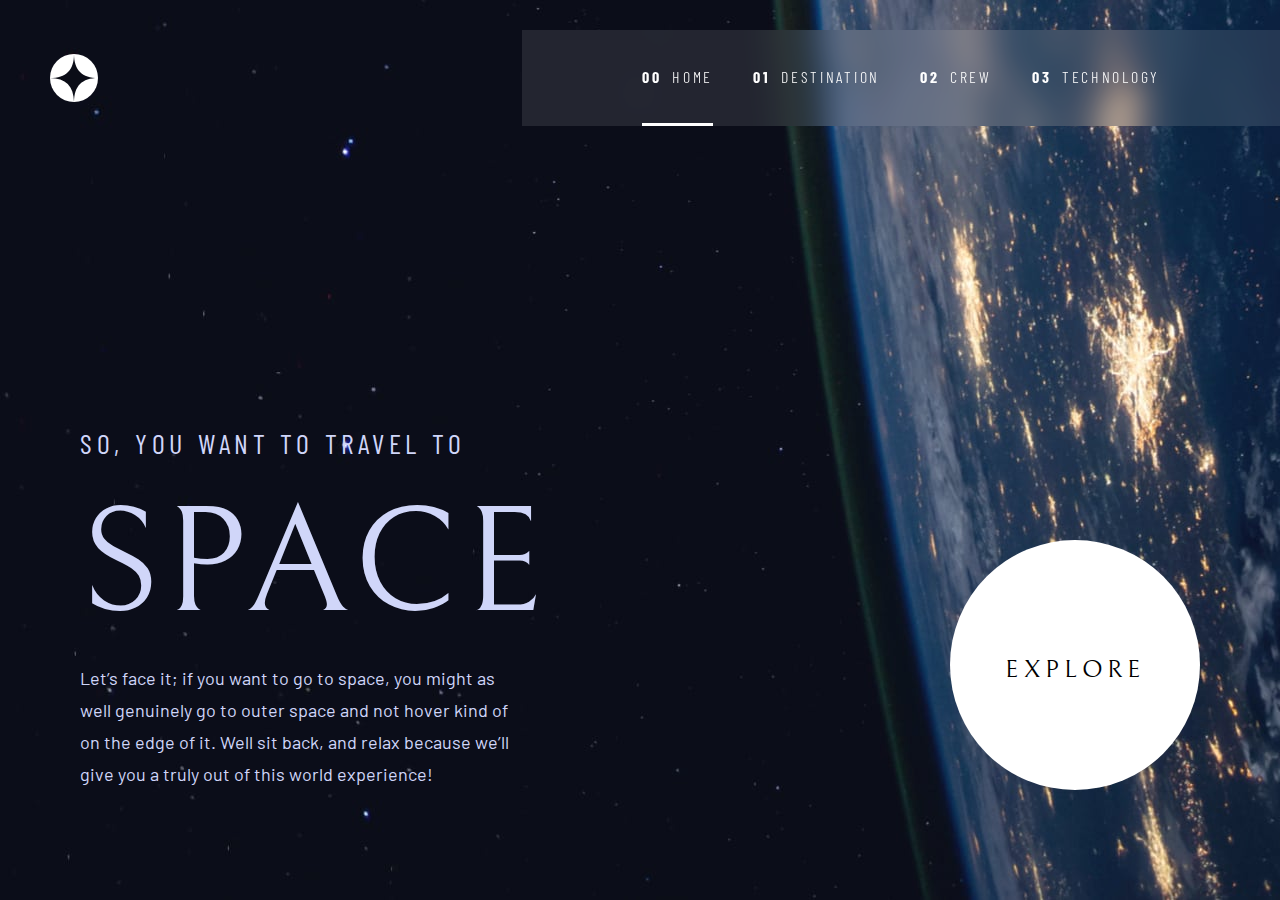
<file: index.html>
<!DOCTYPE html>
<html lang="en">
  <head>
    <meta charset="UTF-8" />
    <meta name="viewport" content="width=device-width, initial-scale=1.0" />
    <link
      rel="icon"
      type="image/png"
      sizes="32x32"
      href="assets/favicon-32x32.png"
    />
    <link rel="stylesheet" href="styles/indexStyles.css" />
    <script src="scripts/index.js" defer></script>
    <title>Frontend Mentor | Space tourism website</title>
  </head>
  <body>
    <header>
      <a href="index.html"><img class="logo" src="assets/shared/logo.svg" alt="logo" /></a>
      <nav>
        <ul>
          <li class="active-page">
            <a href="index.html"><span>00</span> Home</a>
          </li>
          <li>
            <a href="destination.html"><span>01</span> Destination</a>
          </li>
          <li>
            <a href="crew.html"><span>02</span> Crew</a>
          </li>
          <li>
            <a href="technology.html"><span>03</span> Technology</a>
          </li>
        </ul>
      </nav>
      <img
        class="mobile-menu-icon"
        src="assets/shared/icon-hamburger.svg"
        alt=""
      />
      <ul class="mobile-menu">
        <li>
          <a href="index.html"><span>00</span> Home</a>
        </li>
        <li>
          <a href="destination.html"><span>01</span> Destination</a>
        </li>
        <li>
          <a href="crew.html"><span>02</span> Crew</a>
        </li>
        <li>
          <a href="technology.html"><span>03</span> Technology</a>
        </li>
        <img
          class="close-button"
          src="assets/shared/icon-close.svg"
          alt=""
        />
      </ul>
    </header>
    <main>
      <div>
        <p>So, you want to travel to</p>
        <p>Space</p>
        <p>
          Let’s face it; if you want to go to space, you might as well genuinely
          go to outer space and not hover kind of on the edge of it. Well sit
          back, and relax because we’ll give you a truly out of this world
          experience!
        </p>
      </div>
      <a class="explore-link" href="destination.html"
        ><div class="explore"><p>Explore</p></div></a
      >
    </main>
  </body>
</html>
</file>
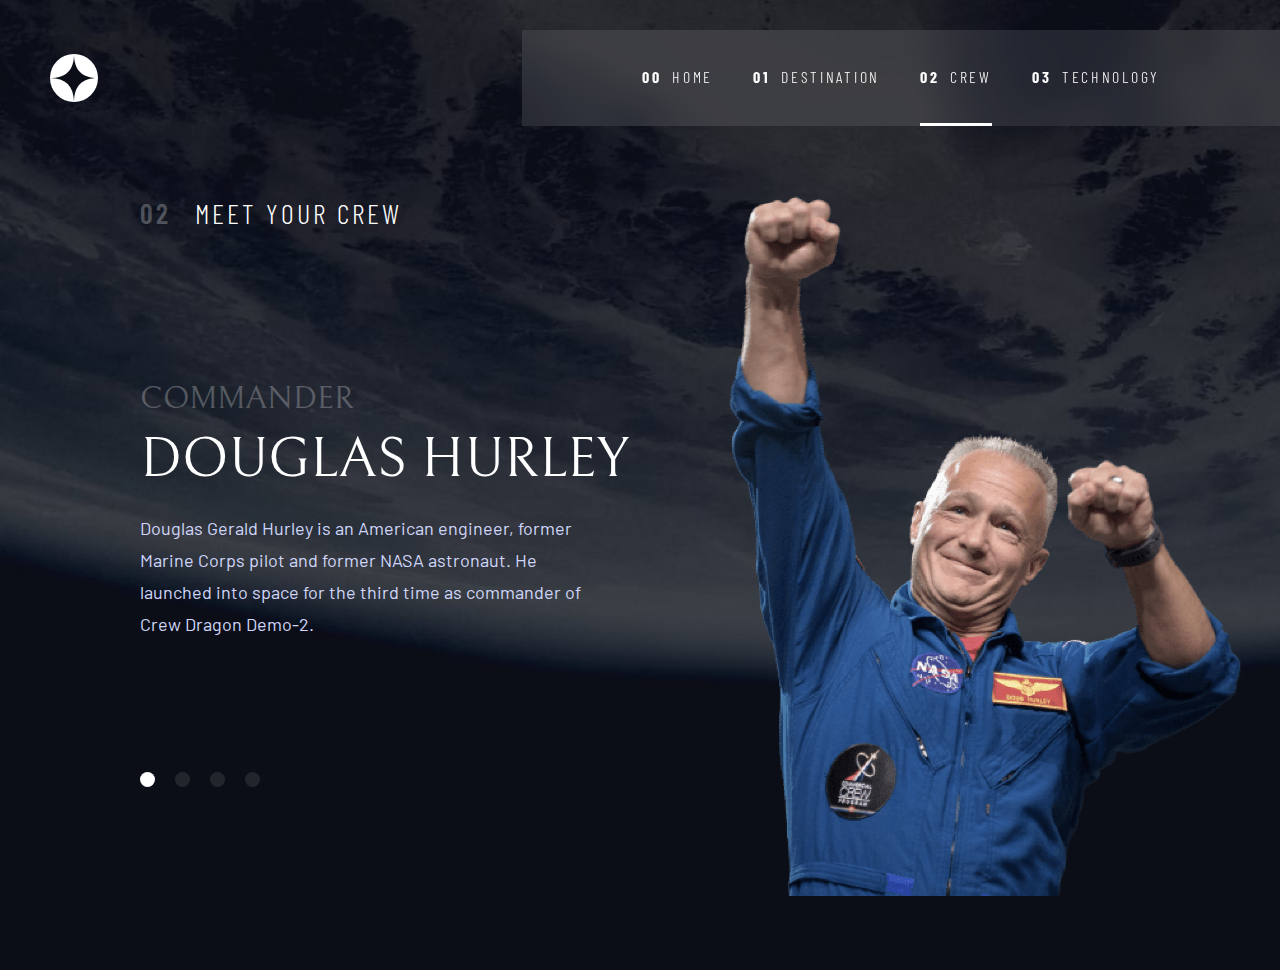
<file: crew.html>
<!DOCTYPE html>
<html lang="en">
  <head>
    <meta charset="UTF-8" />
    <meta name="viewport" content="width=device-width, initial-scale=1.0" />
    <link
      rel="icon"
      type="image/png"
      sizes="32x32"
      href="assets/favicon-32x32.png"
    />
    <link rel="stylesheet" href="styles/crewStyles.css" />
    <script src="scripts/crewScript.js" defer></script>
    <title>Frontend Mentor | Space tourism website</title>
  </head>
  <body>
    <header>
      <a href="index.html"><img src="assets/shared/logo.svg" alt="logo" /></a>
      <nav>
        <ul>
          <li>
            <a href="index.html"><span>00</span> Home</a>
          </li>
          <li>
            <a href="destination.html"><span>01</span> Destination</a>
          </li>
          <li class="active-page">
            <a href="crew.html"><span>02</span> Crew</a>
          </li>
          <li>
            <a href="technology.html"><span>03</span> Technology</a>
          </li>
        </ul>
      </nav>
      <img
        class="mobile-menu-icon"
        src="assets/shared/icon-hamburger.svg"
        alt=""
      />
      <ul class="mobile-menu">
        <li>
          <a href="index.html"><span>00</span> Home</a>
        </li>
        <li>
          <a href="destination.html"><span>01</span> Destination</a>
        </li>
        <li>
          <a href="crew.html"><span>02</span> Crew</a>
        </li>
        <li>
          <a href="technology.html"><span>03</span> Technology</a>
        </li>
        <img class="close-button" src="assets/shared/icon-close.svg" alt="">
      </ul>
    </header>
    <main>
      <div class="left-side">
        <p><span>02</span> Meet Your Crew</p>
        <p>Commander</p>
        <p>Douglas Hurley</p>
        <p>
          Douglas Gerald Hurley is an American engineer, former Marine Corps
          pilot and former NASA astronaut. He launched into space for the third
          time as commander of Crew Dragon Demo-2.
        </p>
        <div class="dot-container">
          <div class="dot1 dot-active"></div>
          <div class="dot2"></div>
          <div class="dot3"></div>
          <div class="dot4"></div>
        </div>
      </div>
      <div class="right-side">
        <img src="assets/crew/image-douglas-hurley.png" alt="" />
      </div>
    </main>
  </body>
</html>
</file>
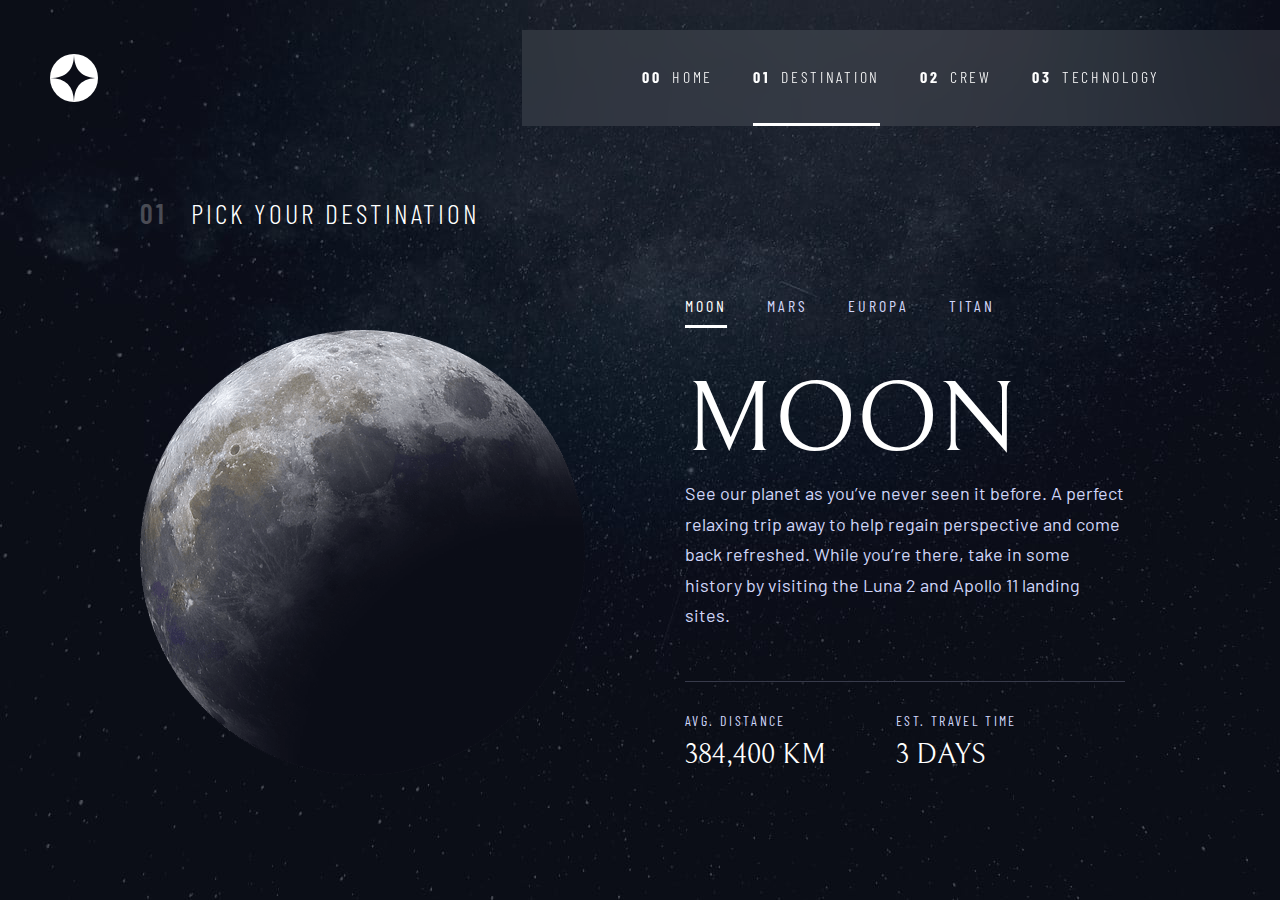
<file: destination.html>
<!DOCTYPE html>
<html lang="en">
  <head>
    <meta charset="UTF-8" />
    <meta name="viewport" content="width=device-width, initial-scale=1.0" />
    <link
      rel="icon"
      type="image/png"
      sizes="32x32"
      href="assets/favicon-32x32.png"
    />
    <link rel="stylesheet" href="styles/destinationStyles.css" />
    <script src="scripts/destinationScript.js" defer></script>
    <title>Frontend Mentor | Space tourism website</title>
  </head>
  <body>
    <header>
      <a href="index.html"><img src="assets/shared/logo.svg" alt="logo" /></a>
      <nav>
        <ul>
          <li>
            <a href="index.html"><span>00</span> Home</a>
          </li>
          <li class="active-page">
            <a href="destination.html"><span>01</span> Destination</a>
          </li>
          <li>
            <a href="crew.html"><span>02</span> Crew</a>
          </li>
          <li>
            <a href="technology.html"><span>03</span> Technology</a>
          </li>
        </ul>
      </nav>
      <img
        class="mobile-menu-icon"
        src="assets/shared/icon-hamburger.svg"
        alt=""
      />
      <ul class="mobile-menu">
        <li>
          <a href="index.html"><span>00</span> Home</a>
        </li>
        <li>
          <a href="destination.html"><span>01</span> Destination</a>
        </li>
        <li>
          <a href="crew.html"><span>02</span> Crew</a>
        </li>
        <li>
          <a href="technology.html"><span>03</span> Technology</a>
        </li>
        <img class="close-button" src="assets/shared/icon-close.svg" alt="">
      </ul>
    </header>
    <main>
      <div class="left-side">
        <p><span>01</span> Pick your destination</p>
        <img src="assets/destination/image-moon.png" alt="" />
      </div>
      <div class="right-side">
        <nav>
          <ul>
            <li class="li-active">Moon</li>
            <li>Mars</li>
            <li>Europa</li>
            <li>Titan</li>
          </ul>
        </nav>
        <p class="planet-text">Moon</p>
        <p class="main-text">
          See our planet as you’ve never seen it before. A perfect relaxing trip
          away to help regain perspective and come back refreshed. While you’re
          there, take in some history by visiting the Luna 2 and Apollo 11
          landing sites.
        </p>
        <div class="planet-info">
          <div class="distance">
            <p>Avg. Distance</p>
            <p>384,400 KM</p>
          </div>
          <div class="travel-time">
            <p>Est. Travel Time</p>
            <p>3 Days</p>
          </div>
        </div>
      </div>
    </main>
  </body>
</html>
</file>
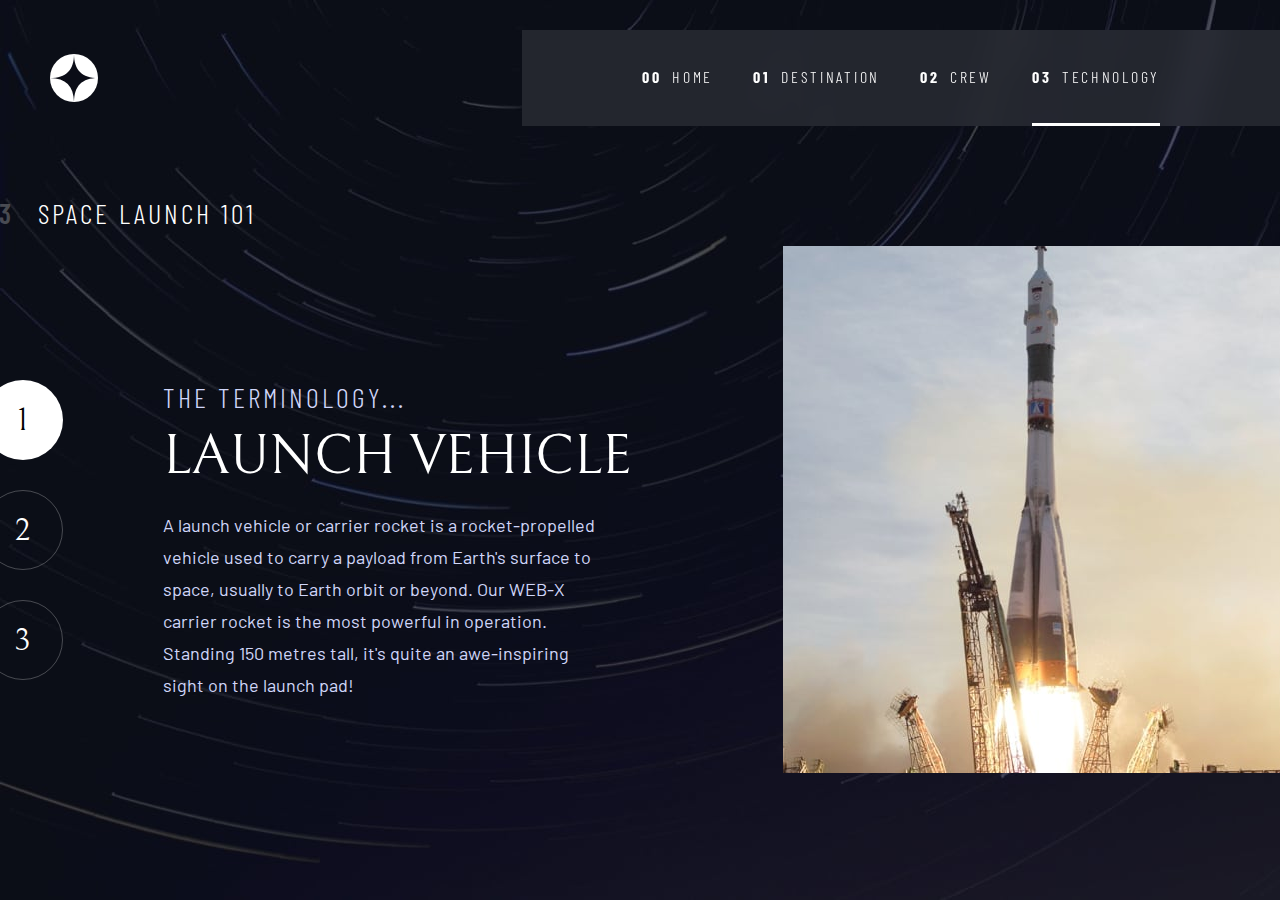
<file: technology.html>
<!DOCTYPE html>
<html lang="en">
  <head>
    <meta charset="UTF-8" />
    <meta name="viewport" content="width=device-width, initial-scale=1.0" />
    <link
      rel="icon"
      type="image/png"
      sizes="32x32"
      href="assets/favicon-32x32.png"
    />
    <link rel="stylesheet" href="styles/technologyStyles.css" />
    <script src="scripts/technologyScript.js" defer></script>
    <title>Frontend Mentor | Space tourism website</title>
  </head>
  <body>
    <header>
      <a href="index.html"
        ><img src="assets/shared/logo.svg" alt="logo"
      /></a>
      <nav>
        <ul>
          <li>
            <a href="index.html"><span>00</span> Home</a>
          </li>
          <li>
            <a href="destination.html"><span>01</span> Destination</a>
          </li>
          <li>
            <a href="crew.html"><span>02</span> Crew</a>
          </li>
          <li class="active-page">
            <a href="technology.html"><span>03</span> Technology</a>
          </li>
        </ul>
      </nav>
      <img
        class="mobile-menu-icon"
        src="assets/shared/icon-hamburger.svg"
        alt=""
      />
      <ul class="mobile-menu">
        <li>
          <a href="index.html"><span>00</span> Home</a>
        </li>
        <li>
          <a href="destination.html"><span>01</span> Destination</a>
        </li>
        <li>
          <a href="crew.html"><span>02</span> Crew</a>
        </li>
        <li>
          <a href="technology.html"><span>03</span> Technology</a>
        </li>
        <img
          class="close-button"
          src="assets/shared/icon-close.svg"
          alt=""
        />
      </ul>
    </header>
    <main>
      <div class="left-side">
        <p><span>03</span> Space Launch 101</p>
        <div class="term-container">
          <div class="term-left">
            <div class="term-dot1 term-dot-active">1</div>
            <div class="term-dot2">2</div>
            <div class="term-dot3">3</div>
          </div>
          <div class="term-right">
            <p>The Terminology...</p>
            <p>Launch Vehicle</p>
            <p>
              A launch vehicle or carrier rocket is a rocket-propelled vehicle
              used to carry a payload from Earth's surface to space, usually to
              Earth orbit or beyond. Our WEB-X carrier rocket is the most
              powerful in operation. Standing 150 metres tall, it's quite an
              awe-inspiring sight on the launch pad!
            </p>
          </div>
        </div>
      </div>
      <div class="right-side">
        <picture>
          <source
            media="(min-width: 1101px)"
            srcset="assets/technology/image-launch-vehicle-portrait.jpg"
          />
          <source
            media="(max-width: 1100px)"
            srcset="assets/technology/image-launch-vehicle-landscape.jpg"
          />
          <img
            src="assets/technology/image-launch-vehicle-landscape.jpg"
            alt=""
          />
        </picture>
      </div>
    </main>
  </body>
</html>
</file>
<file: styles/indexStyles.css>
@import url("https://fonts.googleapis.com/css2?family=Bellefair&display=swap");
@import url("https://fonts.googleapis.com/css2?family=Barlow+Condensed:wght@100;200;300;400;500;600;700;800&family=Bellefair&display=swap");
@import url("https://fonts.googleapis.com/css2?family=Barlow:wght@100;200;300;400;500;600;700;800&family=Bellefair&display=swap");

* {
  margin: 0;
  padding: 0;
  box-sizing: border-box;
}

html,
body {
  min-height: 100%;
}

body {
  background-image: url("../assets/home/background-home-desktop.jpg");
  background-repeat: no-repeat;
  background-size: cover;
  overflow: hidden;
}

header {
  display: flex;
  align-items: center;
  justify-content: flex-end;
  margin: 1.875rem 0 0 3.125rem;
}

header a:first-of-type {
  height: 3rem;
  width: 3rem;
  margin-right: auto;
}

header nav {
  display: flex;
  align-items: center;
  position: relative;
  height: 6rem;
  padding: 0 7.5rem 0 7.5rem;
  background-color: hsl(0, 0%, 100%, 0.1);
  backdrop-filter: blur(1rem);
  -webkit-backdrop-filter: blur(1rem);
}

header nav::before {
  content: "";
  display: block;
  position: absolute;
  left: -26.875rem;
  top: 50%;
  height: 0.0625rem;
  width: 28.125rem;
  background-color: #979797;
  opacity: 25.15%;
}

header nav ul {
  display: flex;
  gap: 2.5rem;
  list-style: none;
}

header nav ul li {
  padding: 2.3125rem 0;
  font-family: "Barlow Condensed", sans-serif;
  font-weight: 300;
  text-transform: uppercase;
  letter-spacing: 0.1688rem;
}

header nav ul li a {
  color: white;
  text-decoration: none;
}

header nav ul li a span {
  margin-right: 0.3125rem;
  font-weight: 700;
}

.mobile-menu-icon {
  display: none;
}

.mobile-menu {
  display: none;
}

main {
  display: flex;
  align-items: flex-end;
  max-width: 75rem;
  margin-top: 18.75rem;
  margin-inline: auto;
  padding-inline: 2.5rem;
}

main p {
  color: #d0d6f9;
}

main p:nth-child(1) {
  font-family: "Barlow Condensed", sans-serif;
  font-size: 1.75rem;
  letter-spacing: 0.2956rem;
  text-transform: uppercase;
}

main p:nth-child(2) {
  margin-top: 1.25rem;
  font-family: "Bellefair", serif;
  font-size: 9.375rem;
  letter-spacing: 0.2956rem;
  text-transform: uppercase;
}

main p:last-child {
  width: 27.75rem;
  margin-top: 0.625rem;
  font-family: "Barlow", sans-serif;
  font-size: 1.125rem;
  line-height: 2rem;
}

.explore-link {
  margin-left: auto;
  text-decoration: none;
}

.explore {
  display: flex;
  align-items: center;
  height: 15.625rem;
  width: 15.625rem;
  background-color: white;
  border-radius: 50%;
  text-align: center;
  transition: box-shadow 300ms;
  cursor: pointer;
}

.explore p {
  color: black !important;
  font-family: "Bellefair", serif !important;
  font-size: 1.5625rem !important;
}

.explore:hover {
  box-shadow: 0 0 0 4.375rem hsl(0 0% 100% / 0.1);
}

.active-page {
  border-bottom: 0.1875rem solid white;
}

/* Media Queries - Tablets */

@media (max-width: 80.625em) {
  header nav::before {
    display: none;
  }
}

@media (max-width: 68.75em) {
  body {
    background-image: url("../assets/home/background-home-tablet.jpg");
  }

  header {
    margin: 0 0 0 2.5em;
  }

  header nav {
    padding: 0 3.125em 0 3.125em;
  }

  header nav ul {
    gap: 2.1875em;
  }

  header nav ul li a {
    font-size: 0.875em;
  }

  header nav ul li span {
    display: none;
  }

  header nav::before {
    display: none;
  }

  .mobile-menu {
    display: none;
  }

  main {
    flex-direction: column;
    justify-content: center;
    align-items: center;
    margin-block: 4.6875em;
    text-align: center;
  }

  main p:nth-child(1) {
    font-size: 1.25em;
  }

  main div:not(.explore) p:last-child {
    margin: auto;
    font-size: 1em;
    line-height: 1.75em;
  }

  .explore-link {
    margin-top: 6.25em;
    margin-left: initial;
  }
}

@media (max-width: 34.375em) {
  body {
    background-image: url("../assets/home/background-home-mobile.jpg");
    overflow: initial;
  }

  header {
    display: flex;
    align-items: center;
    justify-content: center;
    margin: 1.5625em 1.875em 0 1.875em;
  }

  header nav:first-of-type {
    display: none;
  }

  .mobile-menu-icon {
    display: block;
    height: 1.25em;
    width: 1.25em;
    cursor: pointer;
  }

  .mobile-menu {
    position: fixed;
    top: 0;
    right: 0;
    bottom: 0;
    width: 15.625em;
    background-color: hsl(0, 0%, 100%, 0.1);
    backdrop-filter: blur(1em);
    -webkit-backdrop-filter: blur(1em);
    list-style: none;
  }

  .mobile-menu li {
    margin-bottom: 1.875em;
    margin-left: 2.5em;
    font-family: "Barlow Condensed", sans-serif;
    font-weight: 300;
    letter-spacing: 0.1688em;
    text-transform: uppercase;
  }

  .mobile-menu li:first-child {
    margin-top: 6.25rem;
  }

  .mobile-menu li a {
    color: white;
    text-decoration: none;
  }

  .mobile-menu li a span {
    margin-right: 0.3125em;
    font-weight: 700;
  }

  .close-button {
    position: absolute;
    top: 1.25em;
    right: 1.875em;
    height: 1.5625em !important;
    width: 1.5625em !important;
    cursor: pointer;
  }

  main p:nth-child(1) {
    font-size: 1rem;
  }

  main p:nth-child(2) {
    margin-top: 1.2rem;
    margin-bottom: 1.2rem;
    font-size: 5em;
  }

  main p:last-child {
    width: 21.87em;
    font-size: 0.9375em;
  }

  .explore-link {
    margin-top: 4.6875em;
  }
}
</file>
<file: styles/crewStyles.css>
@import url("https://fonts.googleapis.com/css2?family=Bellefair&display=swap");
@import url("https://fonts.googleapis.com/css2?family=Barlow+Condensed:wght@100;200;300;400;500;600;700;800&family=Bellefair&display=swap");
@import url("https://fonts.googleapis.com/css2?family=Barlow:wght@100;200;300;400;500;600;700;800&family=Bellefair&display=swap");

* {
  margin: 0;
  padding: 0;
  box-sizing: border-box;
}

html,
body {
  min-height: 100%;
}

body {
  background-image: url("../assets/crew/background-crew-desktop.jpg");
  background-repeat: no-repeat;
  background-size: cover;
  overflow: hidden;
}

header {
  display: flex;
  align-items: center;
  justify-content: flex-end;
  margin: 1.875rem 0 0 3.125rem;
}

header a:first-of-type {
  height: 3rem;
  width: 3rem;
  margin-right: auto;
}

header nav {
  display: flex;
  align-items: center;
  position: relative;
  height: 6rem;
  padding: 0 7.5rem 0 7.5rem;
  background-color: hsl(0, 0%, 100%, 0.1);
  backdrop-filter: blur(1rem);
  -webkit-backdrop-filter: blur(1rem);
}

header nav::before {
  content: "";
  display: block;
  position: absolute;
  left: -26.875rem;
  top: 50%;
  height: 0.0625rem;
  width: 28.125rem;
  background-color: #979797;
  opacity: 25.15%;
}

header nav ul {
  display: flex;
  gap: 2.5rem;
  list-style: none;
}

header nav ul li {
  padding: 2.3125rem 0;
  font-family: "Barlow Condensed", sans-serif;
  font-weight: 300;
  text-transform: uppercase;
  letter-spacing: 0.1688rem;
}

header nav ul li a {
  color: white;
  text-decoration: none;
}

header nav ul li a span {
  margin-right: 0.3125rem;
  font-weight: 700;
}

.mobile-menu-icon {
  display: none;
}

.mobile-menu {
  display: none;
}

main {
  display: flex;
  gap: 6.25rem;
  max-width: 62.5rem;
  margin-inline: auto;
  margin-block: 4.375rem;
  animation: fadeIn ease 2s;
  animation-iteration-count: 1;
  animation-fill-mode: forwards;
}

@keyframes fadeIn {
  0% {
    opacity: 0;
  }

  100% {
    opacity: 1;
  }
}

.left-side span:first-child {
  margin-right: 0.9375rem;
  font-weight: 600;
  opacity: 25%;
}

.left-side p:first-child {
  color: white;
  font-family: "Barlow Condensed", sans-serif;
  font-size: 1.75rem;
  font-weight: 300;
  text-transform: uppercase;
  letter-spacing: 0.1875rem;
  white-space: nowrap;
}

.left-side p:nth-child(2) {
  margin-top: 9.375rem;
  margin-bottom: 0.625rem;
  font-family: "Bellefair", serif;
  font-size: 2rem;
  color: white;
  text-transform: uppercase;
  opacity: 25%;
}

.left-side p:nth-child(3) {
  margin-bottom: 1.25rem;
  color: white;
  font-family: "Bellefair", serif;
  font-size: 3.5rem;
  text-transform: uppercase;
  white-space: nowrap;
}

.left-side p:nth-child(4) {
  height: 10rem;
  width: 28.125rem;
  color: #d0d6f9;
  font-family: "Barlow", sans-serif;
  font-size: 1.125rem;
  line-height: 2rem;
}

.dot-container {
  display: flex;
  gap: 1.25rem;
  width: 12.5rem;
  margin-top: 6.25rem;
}

.dot-container div {
  height: 0.9375rem;
  width: 0.9375rem;
  border-radius: 50%;
}

.dot-container div:not(.dot-active) {
  background-color: #979797;
  opacity: 17.44%;
  cursor: pointer;
}

.dot-container div:not(.dot-active):hover {
  background-color: #979797;
  opacity: initial;
}

.dot-active {
  background-color: white;
}

.active-page {
  border-bottom: 0.1875rem solid white;
}

/* Media Queries - Tablets */

@media (max-width: 80.625em) {
  header nav::before {
    display: none;
  }
}

@media (max-width: 68.75em) {
  body {
    background-image: url(../assets/crew/background-crew-tablet.jpg);
  }

  header {
    margin: 0 0 0 2.5em;
  }

  header nav {
    padding: 0 3.125em 0 3.125em;
  }

  header nav ul {
    gap: 2.1875em;
  }

  header nav ul li a {
    font-size: 0.875em;
  }

  header nav ul li span {
    display: none;
  }

  header nav::before {
    display: none;
  }

  main {
    flex-direction: column;
    align-items: center;
    gap: initial;
    margin-block: initial;
    text-align: center;
  }

  .left-side {
    width: 100%;
  }

  .left-side p:first-child {
    margin-top: 1.25em;
    margin-left: 2.5em;
    font-size: 1.25em;
    text-align: initial;
  }

  .left-side p:nth-child(2) {
    margin-top: 3.125em;
    font-size: 1.5em;
  }

  .left-side p:nth-child(3) {
    margin-bottom: 0.625em;
    font-size: 2.5em;
  }

  .left-side p:nth-child(4) {
    height: 7em;
    width: 28.625em;
    margin: auto;
    margin-bottom: 1.875em;
    font-size: 1em;
    line-height: 1.75em;
  }

  .right-side img {
    height: 29.375em;
    width: 21.875em;
    margin-top: 2.5em;
  }

  .dot-container {
    display: flex;
    justify-content: center;
    gap: 0.9375em;
    margin: auto;
    margin-top: 1.875em;
  }

  .dot-container div {
    height: 0.625em;
    width: 0.625em;
  }
}

/* Media Queries - Mobile */

@media (max-width: 34.375em) {
  body {
    background-image: url("../assets/crew/background-crew-mobile.jpg");
    overflow: initial;
  }

  header {
    display: flex;
    align-items: center;
    justify-content: center;
    margin: 1.5625em 1.875em 0 1.875em;
  }

  header nav:first-of-type {
    display: none;
  }

  .mobile-menu-icon {
    display: block;
    height: 1.25em;
    width: 1.25em;
    cursor: pointer;
  }

  .mobile-menu {
    position: fixed;
    top: 0;
    right: 0;
    bottom: 0;
    width: 15.625em;
    background-color: hsl(0, 0%, 100%, 0.1);
    backdrop-filter: blur(1em);
    -webkit-backdrop-filter: blur(1em);
    z-index: 1;
    list-style: none;
  }

  .mobile-menu li {
    margin-bottom: 1.875em;
    margin-left: 2.5em;
    font-family: "Barlow Condensed", sans-serif;
    font-weight: 300;
    letter-spacing: 0.1688em;
    text-transform: uppercase;
  }

  .mobile-menu li:first-child {
    margin-top: 6.25em;
  }

  .mobile-menu li a {
    color: white;
    text-decoration: none;
  }

  .mobile-menu li a span {
    margin-right: 0.3125em;
    font-weight: 700;
  }

  .close-button {
    position: absolute;
    top: 1.25em;
    right: 1.875em;
    height: 1.5625em !important;
    width: 1.5625em !important;
    cursor: pointer;
  }

  .left-side p:first-child {
    font-size: 1em;
  }

  .right-side img {
    height: 23.125em;
    width: 18.75em;
  }

  .left-side p:nth-child(2) {
    font-size: 1em;
  }

  .left-side p:nth-child(3) {
    font-size: 1.5em;
  }

  .left-side p:nth-child(4) {
    width: 21.875em;
  }

  .dot-container {
    margin-top: 5em;
  }
}
</file>
<file: styles/destinationStyles.css>
@import url("https://fonts.googleapis.com/css2?family=Bellefair&display=swap");
@import url("https://fonts.googleapis.com/css2?family=Barlow+Condensed:wght@100;200;300;400;500;600;700;800&family=Bellefair&display=swap");
@import url("https://fonts.googleapis.com/css2?family=Barlow:wght@100;200;300;400;500;600;700;800&family=Bellefair&display=swap");

* {
  margin: 0;
  padding: 0;
  box-sizing: border-box;
}

html,
body {
  min-height: 100%;
}

body {
  background-image: url("../assets/destination/background-destination-desktop.jpg");
  background-repeat: no-repeat;
  background-size: cover;
  overflow: hidden;
}

header {
  display: flex;
  align-items: center;
  justify-content: flex-end;
  margin: 1.875rem 0 0 3.125rem;
}

header a:first-of-type {
  height: 3rem;
  width: 3rem;
  margin-right: auto;
}

header nav {
  display: flex;
  align-items: center;
  position: relative;
  height: 6rem;
  padding: 0 7.5rem 0 7.5rem;
  background-color: hsl(0, 0%, 100%, 0.1);
  backdrop-filter: blur(1rem);
  -webkit-backdrop-filter: blur(1rem);
}

header nav::before {
  content: "";
  display: block;
  position: absolute;
  left: -26.875rem;
  top: 50%;
  height: 0.0625rem;
  width: 28.125rem;
  background-color: #979797;
  opacity: 25.15%;
}

header nav ul {
  display: flex;
  gap: 2.5rem;
  list-style: none;
}

header nav ul li {
  padding: 2.3125rem 0;
  font-family: "Barlow Condensed", sans-serif;
  font-weight: 300;
  text-transform: uppercase;
  letter-spacing: 0.1688rem;
}

header nav ul li a {
  color: white;
  text-decoration: none;
}

header nav ul li a span {
  margin-right: 0.3125rem;
  font-weight: 700;
}

.mobile-menu-icon {
  display: none;
}

.mobile-menu {
  display: none;
}

main {
  display: flex;
  gap: 6.25rem;
  max-width: 62.5rem;
  margin-inline: auto;
  margin-block: 4.375rem;
  animation: fadeIn ease 2s;
  animation-iteration-count: 1;
  animation-fill-mode: forwards;
}

@keyframes fadeIn {
  0% {
    opacity: 0;
  }

  100% {
    opacity: 1;
  }
}

.left-side span:first-child {
  margin-right: 0.9375rem;
  font-weight: 600;
  opacity: 25%;
}

.left-side p:first-child {
  color: white;
  font-family: "Barlow Condensed", sans-serif;
  font-size: 1.75rem;
  font-weight: 300;
  text-transform: uppercase;
  letter-spacing: 0.1875rem;
  white-space: nowrap;
}

.left-side img {
  margin-top: 6.25rem;
  animation: rotate 70s infinite;
}

@keyframes rotate {
  from {
    transform: rotate(0deg);
  }

  to {
    transform: rotate(359deg);
  }
}

.left-side img:hover {
  transform: rotate(100deg);
}

.right-side nav {
  margin-top: 6.25rem;
}

.right-side nav ul {
  display: flex;
  gap: 2.5rem;
}

.right-side nav ul li {
  font-family: "Barlow Condensed", sans-serif;
  font-size: 1rem;
  font-weight: 400;
  text-transform: uppercase;
  letter-spacing: 0.1875rem;
  list-style: none;
  cursor: pointer;
}

.li-active {
  color: white;
  padding-bottom: 0.625rem;
  border-bottom: 0.1875rem solid white;
}

li:not(.li-active) {
  color: #d0d6f9;
}

.right-side li:not(.li-active):hover {
  border-bottom: 0.1875rem solid hsl(0 0% 100% / 0.5);
}

.planet-text {
  margin-top: 2.1875rem;
  color: white;
  font-family: "Bellefair", serif;
  font-size: 6.25rem;
  font-weight: 300;
  text-transform: uppercase;
}

.main-text {
  width: 27.5rem;
  padding-bottom: 3.125rem;
  border-bottom: 0.0625rem solid #383b4b;
  color: #d0d6f9;
  font-family: "Barlow", sans-serif;
  font-size: 1.125rem;
  font-weight: 400;
  letter-spacing: normal;
  line-height: 1.7;
  text-transform: none;
}

.planet-info {
  display: flex;
  gap: 4.375rem;
  margin-top: 1.875rem;
  text-transform: uppercase;
}

.planet-info p:first-child {
  color: #d0d6f9;
  font-family: "Barlow Condensed", sans-serif;
  font-size: 0.875rem;
  letter-spacing: 0.1475rem;
}

.planet-info p:last-child {
  margin-top: 0.625rem;
  color: white;
  font-family: "Bellefair", serif;
  font-size: 1.75rem;
}

.active-page {
  border-bottom: 0.1875rem solid white;
}

/* Media Queries - Tablets */

@media (max-width: 80.625em) {
  header nav::before {
    display: none;
  }
}

@media (max-width: 68.75em) {
  body {
    background-image: url(../assets/destination/background-destination-tablet.jpg);
    overflow: initial;
  }

  header {
    margin: 0 0 0 2.5em;
  }

  header nav {
    padding: 0 3.125em 0 3.125em;
  }

  header nav ul {
    gap: 2.1875em;
  }

  header nav ul li a {
    font-size: 0.875em;
  }

  header nav ul li span {
    display: none;
  }

  main {
    flex-direction: column;
    justify-content: center;
    align-items: center;
    gap: initial;
    margin-block: 2.1875em;
    text-align: center;
  }

  .left-side p:first-child {
    margin-left: 2.5em;
    font-size: 1.25em;
    text-align: initial;
  }

  .left-side img {
    height: 15.625em;
    width: 15.625em;
    margin-top: 3.125em;
  }

  .right-side nav {
    margin-top: 2.5em;
  }

  .right-side nav ul {
    display: flex;
    justify-content: center;
  }

  .planet-text {
    margin-top: 1.25em;
    font-size: 5rem;
  }

  .planet-info {
    justify-content: center;
  }

  .main-text {
    width: 34.375em;
    font-size: 1em;
  }

  header nav::before {
    display: none;
  }
}

/* Media Queries - Mobile */

@media (max-width: 34.375em) {
  body {
    background-image: url("../assets/destination/background-destination-mobile.jpg");
  }

  header {
    display: flex;
    align-items: center;
    justify-content: center;
    margin: 1.5625em 1.875em 0 1.875em;
  }

  header nav:first-of-type {
    display: none;
  }

  .mobile-menu-icon {
    display: block;
    height: 1.25em;
    width: 1.25em;
    cursor: pointer;
  }

  .mobile-menu {
    position: fixed;
    top: 0;
    right: 0;
    bottom: 0;
    width: 15.625em;
    background-color: hsl(0, 0%, 100%, 0.1);
    backdrop-filter: blur(1em);
    -webkit-backdrop-filter: blur(1em);
    z-index: 1;
    list-style: none;
  }

  .mobile-menu li {
    margin-bottom: 1.875em;
    margin-left: 2.5em;
    font-family: "Barlow Condensed", sans-serif;
    font-weight: 300;
    letter-spacing: 0.1688em;
    text-transform: uppercase;
  }

  .mobile-menu li:first-child {
    margin-top: 6.25em;
  }

  .mobile-menu li a {
    color: white;
    text-decoration: none;
  }

  .mobile-menu li a span {
    margin-right: 0.3125em;
    font-weight: 700;
  }

  .close-button {
    position: absolute;
    top: 1.25em;
    right: 1.875em;
    height: 1.5625em !important;
    width: 1.5625em !important;
    cursor: pointer;
  }

  .left-side p:first-child {
    font-size: 1em;
    margin-left: initial;
  }

  .left-side img {
    height: 12.5em;
    width: 12.5em;
  }

  .right-side nav ul li {
    font-size: 0.875em;
  }

  .planet-text {
    margin-top: 1.5625rem;
    font-size: 3.5em;
  }

  .main-text {
    width: 21.875em;
    font-size: 0.9375em;
  }

  .planet-info {
    flex-direction: column;
    gap: 2.5em;
  }
}
</file>
<file: styles/technologyStyles.css>
@import url("https://fonts.googleapis.com/css2?family=Bellefair&display=swap");
@import url("https://fonts.googleapis.com/css2?family=Barlow+Condensed:wght@100;200;300;400;500;600;700;800&family=Bellefair&display=swap");
@import url("https://fonts.googleapis.com/css2?family=Barlow:wght@100;200;300;400;500;600;700;800&family=Bellefair&display=swap");

* {
  margin: 0;
  padding: 0;
  box-sizing: border-box;
}

html,
body {
  min-height: 100%;
}

body {
  background-image: url("../assets/technology/background-technology-desktop.jpg");
  background-repeat: no-repeat;
  background-size: cover;
  overflow: hidden;
}

header {
  display: flex;
  align-items: center;
  justify-content: flex-end;
  margin: 1.875rem 0 0 3.125rem;
}

header a:first-of-type {
  height: 3rem;
  width: 3rem;
  margin-right: auto;
}

header nav {
  display: flex;
  align-items: center;
  position: relative;
  height: 6rem;
  padding: 0 7.5rem 0 7.5rem;
  background-color: hsl(0, 0%, 100%, 0.1);
  backdrop-filter: blur(1rem);
  -webkit-backdrop-filter: blur(1rem);
}

header nav::before {
  content: "";
  display: block;
  position: absolute;
  left: -26.875rem;
  top: 50%;
  height: 0.0625rem;
  width: 28.125rem;
  background-color: #979797;
  opacity: 25.15%;
}

header nav ul {
  display: flex;
  gap: 2.5rem;
  list-style: none;
}

header nav ul li {
  padding: 2.3125rem 0;
  font-family: "Barlow Condensed", sans-serif;
  font-weight: 300;
  text-transform: uppercase;
  letter-spacing: 0.1688rem;
}

header nav ul li a {
  color: white;
  text-decoration: none;
}

header nav ul li a span {
  margin-right: 0.3125rem;
  font-weight: 700;
}

.mobile-menu-icon {
  display: none;
}

.mobile-menu {
  display: none;
}

main {
  display: flex;
  gap: 6.25rem;
  justify-content: center;
  height: 100%;
  max-width: 1200px;
  margin-inline: auto;
  margin-block: 4.375rem;
  animation: fadeIn ease 2s;
  animation-iteration-count: 1;
  animation-fill-mode: forwards;
}

@keyframes fadeIn {
  0% {
    opacity: 0;
  }

  100% {
    opacity: 1;
  }
}

.left-side {
  width: 43.75rem;
  flex-shrink: 0;
}

.left-side span:first-child {
  margin-right: 0.9375rem;
  font-weight: 600;
  opacity: 25%;
}

.left-side p:first-child {
  color: white;
  font-family: "Barlow Condensed", sans-serif;
  font-size: 1.75rem;
  font-weight: 300;
  text-transform: uppercase;
  letter-spacing: 0.1875rem;
  white-space: nowrap;
}

.term-container {
  display: flex;
  gap: 6.25rem;
  margin-top: 9.375rem;
}

.term-left div {
  display: flex;
  justify-content: center;
  align-items: center;
  height: 5rem;
  width: 5rem;
  margin-bottom: 1.875rem;
  border-radius: 50%;
  font-family: "Bellefair", serif;
  font-size: 2rem;
}

.term-dot-active {
  background-color: white;
  color: black;
}

.term-left div:not(.term-dot-active) {
  background-color: transparent;
  border: 0.0625rem solid hsl(0 0% 100% / 0.25);
  color: white;
  cursor: pointer;
}

.term-container .term-left div:hover {
  border-color: white;
}

.term-right p:first-child {
  margin-bottom: 0.625rem;
  color: #d0d6f9;
  font-family: "Barlow Condensed", sans-serif;
}

.term-right p:nth-child(2) {
  margin-bottom: 1.25rem;
  color: white;
  font-family: "Bellefair", serif;
  font-size: 3.5rem;
  text-transform: uppercase;
  white-space: nowrap;
}

.term-right p:nth-child(3) {
  width: 27.8125rem;
  color: #d0d6f9;
  font-family: "Barlow", sans-serif;
  font-size: 1.125rem;
  line-height: 2rem;
}

.right-side {
  flex-shrink: 0;
}

.right-side img {
  flex-shrink: 0;
  width: 32.1875rem;
  margin-top: 3.125rem;
}

.active-page {
  border-bottom: 0.1875rem solid white;
}

/* Media Queries - Tablets */

@media (max-width: 80.625em) {
  header nav::before {
    display: none;
  }
}

@media (max-width: 68.75em) {
  body {
    background-image: url(../assets/technology/background-technology-tablet.jpg);
  }

  header {
    margin: 0 0 0 2.5em;
  }

  header nav {
    padding: 0 3.125em 0 3.125em;
  }

  header nav ul {
    gap: 2.1875em;
  }

  header nav ul li a {
    font-size: 0.875em;
  }

  header nav ul li span {
    display: none;
  }

  header nav::before {
    display: none;
  }

  main {
    flex-direction: column-reverse;
    align-items: center;
    gap: initial;
    height: initial;
    margin-block: initial;
    text-align: center;
  }

  .left-side p:first-child:not(.term-right p) {
    position: absolute;
    top: 7.5em;
    font-size: 1.25em;
    text-align: initial;
  }

  .term-right p:first-child {
    font-size: 1em;
    text-align: center;
  }

  .term-right p:nth-child(2) {
    font-size: 2.5em;
  }

  .term-right p:nth-child(3) {
    width: 27.5em;
    font-size: 1em;
  }

  .right-side {
    height: 18.75em;
    width: 100%;
    margin-top: 6.25em;
    text-align: initial;
  }

  .right-side img {
    height: 100%;
    width: 100%;
    margin-top: initial;
  }

  .term-container {
    display: flex;
    flex-direction: column;
    align-items: center;
    gap: initial;
    margin-top: 0.625em;
    transform: scale(0.8);
  }

  .term-left {
    display: flex;
    justify-content: center;
    gap: 1.25em;
  }

  .term-left div {
    height: 3.75rem;
    width: 3.75rem;
    font-size: 1.5em;
  }

  .left-side p:first-child {
    display: block;
  }
}

@media (max-width: 34.375em) {
  body {
    background-image: url("../assets/technology/background-technology-mobile.jpg");
    overflow: initial;
  }

  header {
    display: flex;
    justify-content: center;
    align-items: center;
    margin: 1.5625em 1.875em 0 1.875em;
  }

  header nav:first-of-type {
    display: none;
  }

  .mobile-menu-icon {
    display: block;
    height: 1.25em;
    width: 1.25em;
    cursor: pointer;
  }

  .mobile-menu {
    position: fixed;
    top: 0;
    right: 0;
    bottom: 0;
    width: 15.625em;
    background-color: hsl(0, 0%, 100%, 0.1);
    backdrop-filter: blur(1em);
    -webkit-backdrop-filter: blur(1rem);
    z-index: 1;
    list-style: none;
  }

  .mobile-menu li {
    margin-bottom: 1.875em;
    margin-left: 2.5em;
    font-family: "Barlow Condensed", sans-serif;
    font-weight: 300;
    letter-spacing: 0.1688em;
    text-transform: uppercase;
  }

  .mobile-menu li:first-child {
    margin-top: 6.25em;
  }

  .mobile-menu li a {
    color: white;
    text-decoration: none;
  }

  .mobile-menu li a span {
    margin-right: 0.3125em;
    font-weight: 700;
  }

  .close-button {
    position: absolute;
    top: 1.25em;
    right: 1.875em;
    height: 1.5625em !important;
    width: 1.5625em !important;
    cursor: pointer;
  }

  .left-side {
    width: 100%;
  }

  .left-side p:first-child {
    margin-left: 2.5em;
    font-size: 1em !important;
  }
}
</file>
